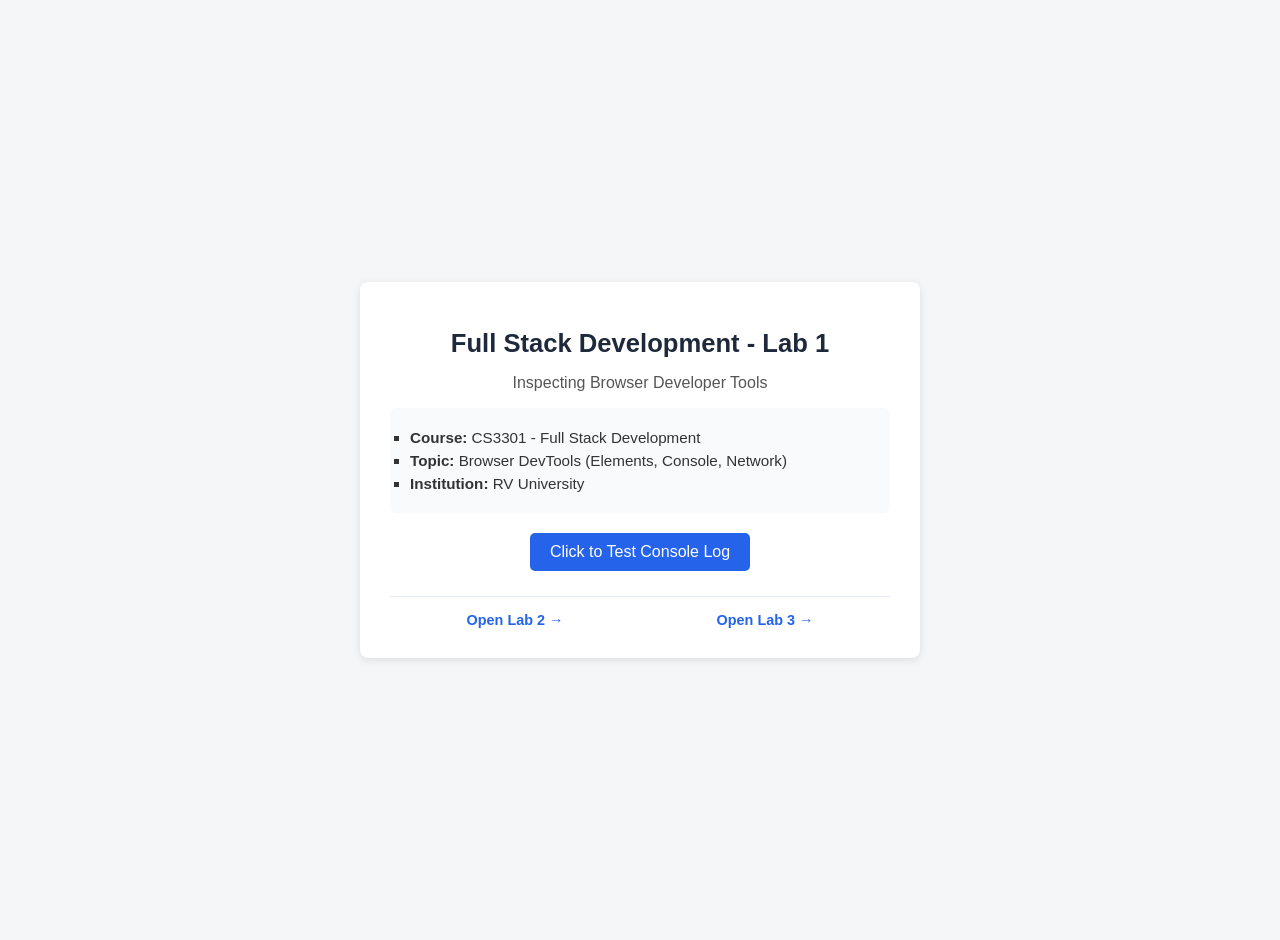
<file: Lab-1/index.html>
<!DOCTYPE html>
<html lang="en">
<head>
    <meta charset="UTF-8">
    <meta name="viewport" content="width=device-width, initial-scale=1.0">
    <title>Full Stack Development - Lab 1</title>
    <style>
        body {
            font-family: Arial, sans-serif;
            background-color: #f4f6f8;
            color: #333;
            margin: 0;
            padding: 20px;
            display: flex;
            justify-content: center;
            align-items: center;
            min-height: 100vh;
        }

        .card {
            background-color: #ffffff;
            border-radius: 8px;
            padding: 30px;
            max-width: 500px;
            width: 100%;
            box-shadow: 0 2px 8px rgba(0, 0, 0, 0.1);
            text-align: center;
        }

        h1 {
            font-size: 1.6rem;
            margin-bottom: 10px;
            color: #1e293b;
        }

        p {
            margin-bottom: 15px;
            color: #555;
        }

        ul {
            text-align: left;
            background-color: #f8fafc;
            padding: 15px 20px;
            border-radius: 6px;
            margin-bottom: 20px;
            list-style-type: square;
        }

        li {
            margin: 6px 0;
            font-size: 0.95rem;
        }

        button {
            background-color: #2563eb;
            color: #ffffff;
            border: none;
            padding: 10px 20px;
            font-size: 1rem;
            border-radius: 5px;
            cursor: pointer;
            transition: background-color 0.2s;
        }

        button:hover {
            background-color: #1d4ed8;
        }

        #outputMessage {
            margin-top: 15px;
            font-weight: bold;
            color: #16a34a;
        }

        .links {
            margin-top: 25px;
            padding-top: 15px;
            border-top: 1px solid #e2e8f0;
            display: flex;
            justify-content: space-around;
        }

        .links a {
            color: #2563eb;
            text-decoration: none;
            font-weight: bold;
            font-size: 0.9rem;
        }

        .links a:hover {
            text-decoration: underline;
        }
    </style>
</head>
<body>

    <div class="card">
        <h1>Full Stack Development - Lab 1</h1>
        <p>Inspecting Browser Developer Tools</p>
        
        <ul>
            <li><strong>Course:</strong> CS3301 - Full Stack Development</li>
            <li><strong>Topic:</strong> Browser DevTools (Elements, Console, Network)</li>
            <li><strong>Institution:</strong> RV University</li>
        </ul>

        <button id="testBtn">Click to Test Console Log</button>
        <p id="outputMessage"></p>

        <div class="links">
            <a href="../Lab-2/index.html">Open Lab 2 &rarr;</a>
            <a href="../Lab-3/index.html">Open Lab 3 &rarr;</a>
        </div>
    </div>

    <script src="script.js"></script>
</body>
</html>
</file>
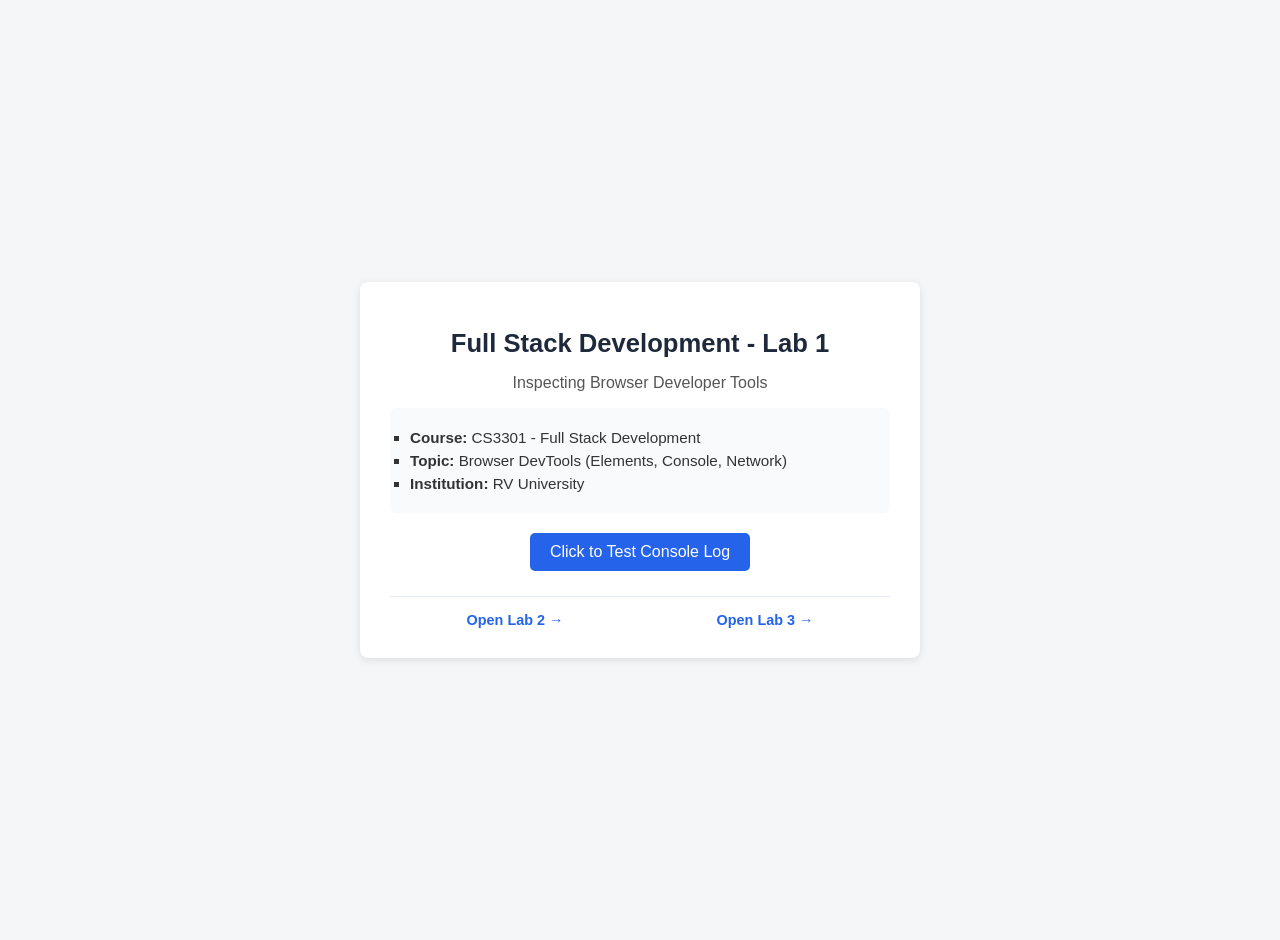
<file: Lab-3/index.html>
<!DOCTYPE html>
<html lang="en">
<head>
    <meta charset="UTF-8">
    <meta name="viewport" content="width=device-width, initial-scale=1.0">
    <title>Full Stack Development - Lab 1</title>
    <style>
        body {
            font-family: Arial, sans-serif;
            background-color: #f4f6f8;
            color: #333;
            margin: 0;
            padding: 20px;
            display: flex;
            justify-content: center;
            align-items: center;
            min-height: 100vh;
        }

        .card {
            background-color: #ffffff;
            border-radius: 8px;
            padding: 30px;
            max-width: 500px;
            width: 100%;
            box-shadow: 0 2px 8px rgba(0, 0, 0, 0.1);
            text-align: center;
        }

        h1 {
            font-size: 1.6rem;
            margin-bottom: 10px;
            color: #1e293b;
        }

        p {
            margin-bottom: 15px;
            color: #555;
        }

        ul {
            text-align: left;
            background-color: #f8fafc;
            padding: 15px 20px;
            border-radius: 6px;
            margin-bottom: 20px;
            list-style-type: square;
        }

        li {
            margin: 6px 0;
            font-size: 0.95rem;
        }

        button {
            background-color: #2563eb;
            color: #ffffff;
            border: none;
            padding: 10px 20px;
            font-size: 1rem;
            border-radius: 5px;
            cursor: pointer;
            transition: background-color 0.2s;
        }

        button:hover {
            background-color: #1d4ed8;
        }

        #outputMessage {
            margin-top: 15px;
            font-weight: bold;
            color: #16a34a;
        }

        .links {
            margin-top: 25px;
            padding-top: 15px;
            border-top: 1px solid #e2e8f0;
            display: flex;
            justify-content: space-around;
        }

        .links a {
            color: #2563eb;
            text-decoration: none;
            font-weight: bold;
            font-size: 0.9rem;
        }

        .links a:hover {
            text-decoration: underline;
        }
    </style>
</head>
<body>

    <div class="card">
        <h1>Full Stack Development - Lab 1</h1>
        <p>Inspecting Browser Developer Tools</p>
        
        <ul>
            <li><strong>Course:</strong> CS3301 - Full Stack Development</li>
            <li><strong>Topic:</strong> Browser DevTools (Elements, Console, Network)</li>
            <li><strong>Institution:</strong> RV University</li>
        </ul>

        <button id="testBtn">Click to Test Console Log</button>
        <p id="outputMessage"></p>

        <div class="links">
            <a href="Lab-2/index.html">Open Lab 2 &rarr;</a>
            <a href="Lab-3/index.html">Open Lab 3 &rarr;</a>
        </div>
    </div>

    <script src="script.js"></script>
</body>
</html>
</file>
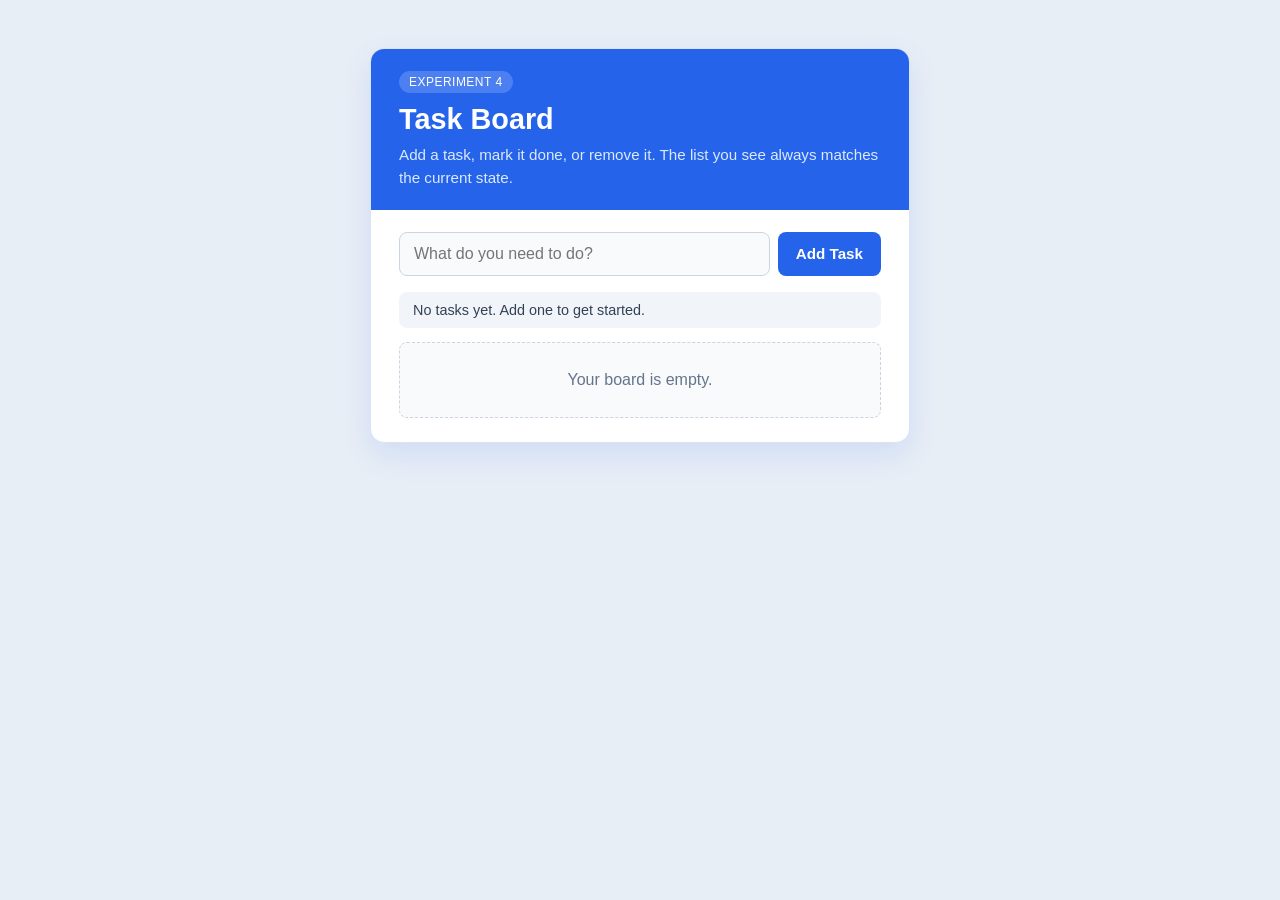
<file: Lab-4/index.html>
<!DOCTYPE html>
<html lang="en">
<head>
    <meta charset="UTF-8">
    <meta name="viewport" content="width=device-width, initial-scale=1.0">
    <title>Task Board - Lab 4</title>
    <link rel="stylesheet" href="style.css">
</head>
<body>
    <div class="app">
        <header>
            <span class="badge">Experiment 4</span>
            <h1>Task Board</h1>
            <p class="subtitle">Add a task, mark it done, or remove it. The list you see always matches the current state.</p>
        </header>

        <form id="taskForm">
            <input type="text" id="taskInput" placeholder="What do you need to do?" autocomplete="off" required>
            <button type="submit">Add Task</button>
        </form>

        <div class="stats">
            <p id="status"></p>
        </div>

        <ul id="taskList"></ul>
    </div>
    <script src="script.js"></script>
</body>
</html>
</file>
<file: Lab-4/style.css>
* {
    margin: 0;
    padding: 0;
    box-sizing: border-box;
}

body {
    font-family: Arial, Helvetica, sans-serif;
    background: #e8eef6;
    color: #1e293b;
    min-height: 100vh;
    display: flex;
    justify-content: center;
    align-items: flex-start;
    padding: 48px 16px;
}

.app {
    background-color: #ffffff;
    width: 100%;
    max-width: 540px;
    border-radius: 14px;
    padding: 0 28px 24px;
    box-shadow: 0 12px 30px rgba(37, 99, 235, 0.12);
    border: 1px solid #dbe4f0;
    overflow: hidden;
}

header {
    background: #2563eb;
    color: #ffffff;
    margin: 0 -28px 22px;
    padding: 22px 28px 20px;
}

.badge {
    display: inline-block;
    background: rgba(255, 255, 255, 0.18);
    color: #ffffff;
    font-size: 0.75rem;
    letter-spacing: 0.04em;
    text-transform: uppercase;
    padding: 4px 10px;
    border-radius: 999px;
    margin-bottom: 10px;
}

h1 {
    font-size: 1.8rem;
    margin-bottom: 8px;
}

.subtitle {
    color: #dbeafe;
    font-size: 0.95rem;
    line-height: 1.5;
}

form {
    display: flex;
    gap: 8px;
    margin-bottom: 16px;
}

input[type="text"] {
    flex: 1;
    padding: 12px 14px;
    border: 1px solid #cbd5e1;
    border-radius: 8px;
    font-size: 1rem;
    background: #f8fafc;
}

input[type="text"]:focus {
    outline: none;
    border-color: #2563eb;
    background: #ffffff;
}

button {
    background-color: #2563eb;
    color: #ffffff;
    border: none;
    padding: 12px 18px;
    border-radius: 8px;
    font-size: 0.95rem;
    font-weight: bold;
    cursor: pointer;
}

button:hover {
    background-color: #1d4ed8;
}

.stats {
    background: #f1f5f9;
    border-radius: 8px;
    padding: 10px 14px;
    margin-bottom: 14px;
}

#status {
    color: #334155;
    font-size: 0.9rem;
}

#taskList {
    list-style: none;
}

.task {
    display: flex;
    align-items: center;
    gap: 12px;
    padding: 12px 14px;
    margin-bottom: 8px;
    background: #f8fafc;
    border: 1px solid #e2e8f0;
    border-radius: 8px;
}

.task:last-child {
    margin-bottom: 0;
}

.task.done {
    background: #f1f5f9;
}

.task input[type="checkbox"] {
    width: 18px;
    height: 18px;
    cursor: pointer;
    accent-color: #2563eb;
}

.task span {
    flex: 1;
    font-size: 0.98rem;
}

.task.done span {
    color: #94a3b8;
    text-decoration: line-through;
}

.delete-btn {
    background-color: #fee2e2;
    color: #b91c1c;
    padding: 7px 12px;
    font-size: 0.82rem;
    font-weight: bold;
}

.delete-btn:hover {
    background-color: #fecaca;
}

.empty {
    color: #64748b;
    text-align: center;
    padding: 28px 12px;
    background: #f8fafc;
    border: 1px dashed #cbd5e1;
    border-radius: 8px;
}
</file>
